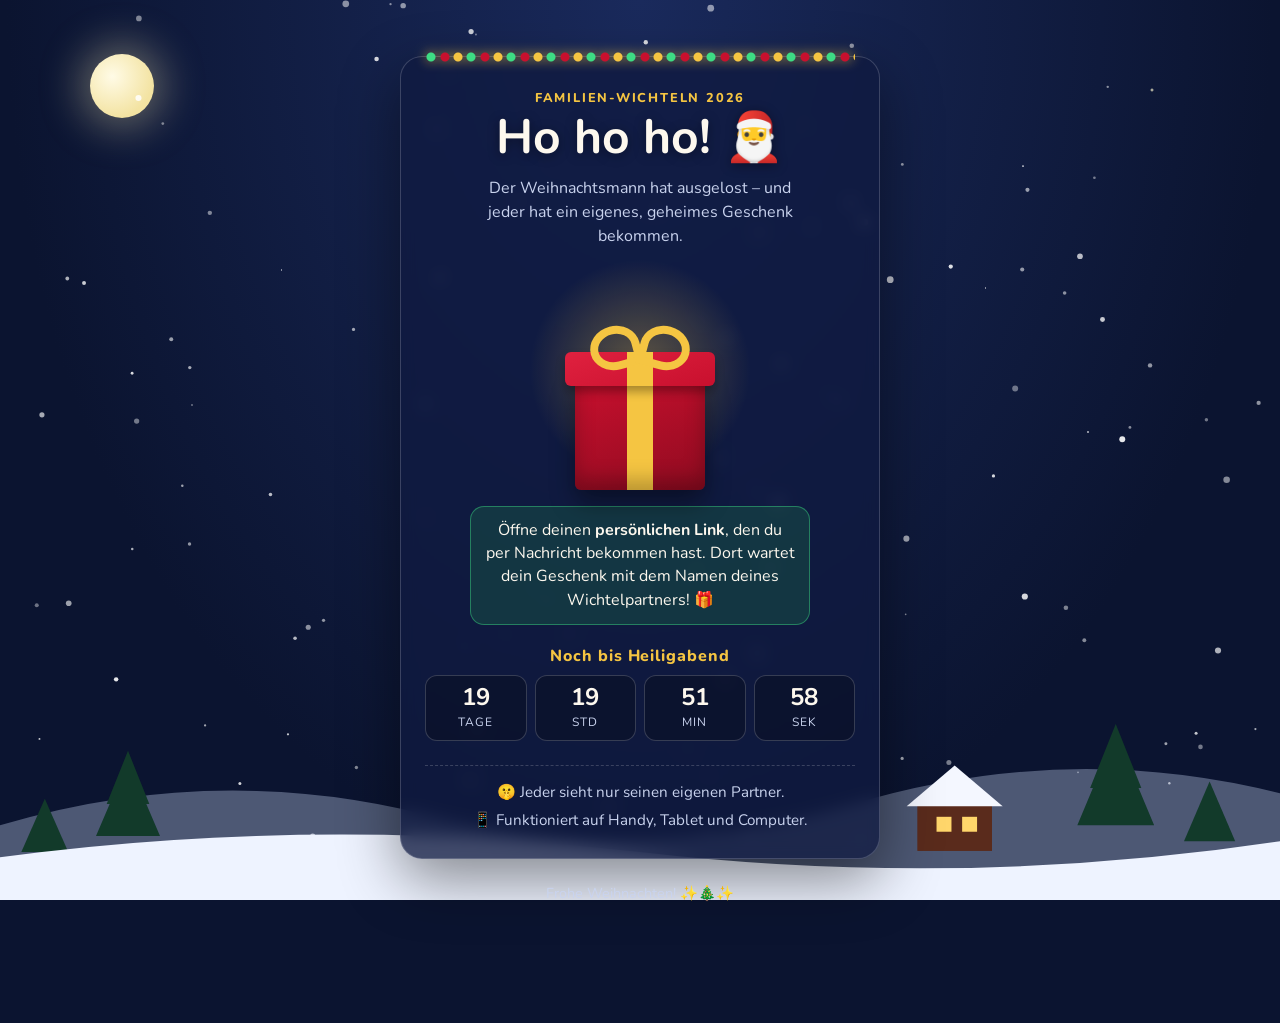
<file: index.html>
<!doctype html>
<html lang="de">
<head>
  <meta charset="utf-8">
  <meta name="viewport" content="width=device-width, initial-scale=1, viewport-fit=cover">
  <meta name="theme-color" content="#0b1430">
  <title>Familien-Wichteln 2026</title>
  <meta property="og:type" content="website">
  <meta property="og:site_name" content="Familien-Wichteln 2026">
  <meta property="og:title" content="🎄 Familien-Wichteln 2026">
  <meta property="og:description" content="Schüttel das Geschenk und finde heraus, wen du beschenkst. Pssst! 🤫">
  <meta property="og:image" content="https://joykrupinski.github.io/secret-santa/assets/vorschau.jpg">
  <meta property="og:image:width" content="1200">
  <meta property="og:image:height" content="630">
  <meta name="twitter:card" content="summary_large_image">
  <meta name="description" content="Schüttel das Geschenk und finde heraus, wen du beschenkst. Pssst! 🤫">
  <link rel="preconnect" href="https://fonts.googleapis.com">
  <link rel="preconnect" href="https://fonts.gstatic.com" crossorigin>
  <link href="https://fonts.googleapis.com/css2?family=Mountains+of+Christmas:wght@700&family=Nunito:wght@400;700;800&display=swap" rel="stylesheet">
  <link rel="stylesheet" href="assets/style.css">
  <link rel="icon" href="data:image/svg+xml,<svg xmlns='http://www.w3.org/2000/svg' viewBox='0 0 100 100'><text y='.9em' font-size='90'>🎄</text></svg>">
</head>
<body>
  <div class="sky" aria-hidden="true">
    <div class="stars"></div>
    <div class="moon"></div>
    <div class="sleigh">🛷<span>🦌🦌</span></div>
  </div>
  <canvas id="snow" aria-hidden="true"></canvas>
  <div class="landscape" aria-hidden="true">
    <svg viewBox="0 0 1200 220" preserveAspectRatio="xMidYMax slice">
      <path d="M0 150 Q 200 90 400 140 T 800 130 T 1200 120 V220 H0Z" fill="#c9d6f2" opacity=".35"/>
      <g fill="#123a2a">
        <path d="M90 160 l30 -70 l30 70z M100 130 l20 -50 l20 50z"/>
        <path d="M1010 150 l36 -86 l36 86z M1022 115 l24 -60 l24 60z"/>
        <path d="M1110 165 l24 -56 l24 56z"/>
        <path d="M20 175 l22 -50 l22 50z"/>
      </g>
      <g>
        <rect x="860" y="128" width="70" height="46" fill="#5a2b1c"/>
        <path d="M850 132 l45 -38 l45 38z" fill="#f4f7ff"/>
        <rect x="878" y="142" width="14" height="14" fill="#ffd66b"/>
        <rect x="902" y="142" width="14" height="14" fill="#ffd66b"/>
      </g>
      <path d="M0 180 Q 300 140 600 175 T 1200 165 V220 H0Z" fill="#eef3ff"/>
    </svg>
  </div>

  <main class="card">
    <p class="eyebrow">Familien-Wichteln 2026</p>
    <h1>Ho ho ho! <span aria-hidden="true">🎅</span></h1>
    <p class="lead">Der Weihnachtsmann hat ausgelost – und jeder hat ein eigenes, geheimes Geschenk bekommen.</p>

    <div class="stage">
      <div class="glow" aria-hidden="true"></div>
      <div class="gift is-locked-soft" aria-hidden="true">
        <span class="lid"><span class="bow"></span></span>
        <span class="box"></span>
      </div>
    </div>

    <p class="mission">Öffne deinen <strong>persönlichen Link</strong>, den du per Nachricht bekommen hast. Dort wartet dein Geschenk mit dem Namen deines Wichtelpartners! <span aria-hidden="true">🎁</span></p>

    <div class="countdown" id="countdown"></div>

    <ul class="infos">
      <li><span aria-hidden="true">🤫</span> Jeder sieht nur seinen eigenen Partner.</li>
      <li><span aria-hidden="true">📱</span> Funktioniert auf Handy, Tablet und Computer.</li>
    </ul>
  </main>

  <footer class="footer">Frohe Weihnachten! <span aria-hidden="true">✨🎄✨</span></footer>

  <script src="assets/snow.js"></script>
  <script src="assets/countdown.js"></script>
</body>
</html>
</file>
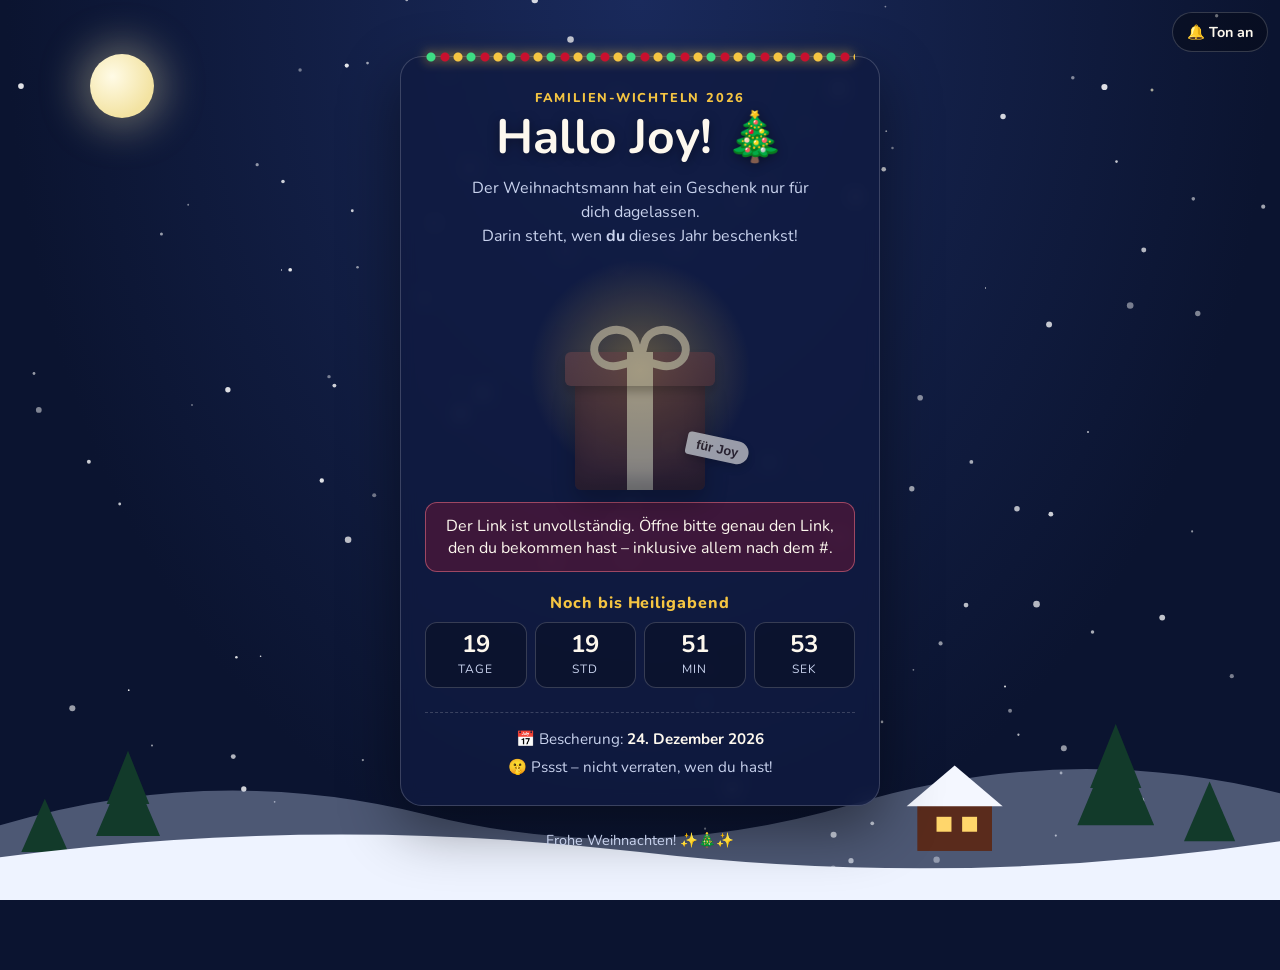
<file: wichtel/f5q9RdJuVYeY.html>
<!doctype html>
<html lang="de">
<head>
  <meta charset="utf-8">
  <meta name="viewport" content="width=device-width, initial-scale=1, viewport-fit=cover">
  <meta name="robots" content="noindex, nofollow">
  <meta name="theme-color" content="#0b1430">
  <title>🎁 Joy, dein Wichtel-Geschenk wartet!</title>
  <meta property="og:type" content="website">
  <meta property="og:site_name" content="Familien-Wichteln 2026">
  <meta property="og:title" content="🎁 Joy, dein Wichtel-Geschenk wartet!">
  <meta property="og:description" content="Schüttel das Geschenk und finde heraus, wen du beschenkst. Pssst! 🤫">
  <meta property="og:image" content="https://joykrupinski.github.io/secret-santa/assets/vorschau.jpg">
  <meta property="og:image:width" content="1200">
  <meta property="og:image:height" content="630">
  <meta name="twitter:card" content="summary_large_image">
  <meta name="description" content="Schüttel das Geschenk und finde heraus, wen du beschenkst. Pssst! 🤫">
  <link rel="preconnect" href="https://fonts.googleapis.com">
  <link rel="preconnect" href="https://fonts.gstatic.com" crossorigin>
  <link href="https://fonts.googleapis.com/css2?family=Mountains+of+Christmas:wght@700&family=Nunito:wght@400;700;800&display=swap" rel="stylesheet">
  <link rel="stylesheet" href="../assets/style.css">
  <link rel="icon" href="data:image/svg+xml,<svg xmlns='http://www.w3.org/2000/svg' viewBox='0 0 100 100'><text y='.9em' font-size='90'>🎁</text></svg>">
</head>
<body>
  <div class="sky" aria-hidden="true">
    <div class="stars"></div>
    <div class="moon"></div>
    <div class="sleigh">🛷<span>🦌🦌</span></div>
  </div>
  <canvas id="snow" aria-hidden="true"></canvas>
  <div class="landscape" aria-hidden="true">
    <svg viewBox="0 0 1200 220" preserveAspectRatio="xMidYMax slice">
      <path d="M0 150 Q 200 90 400 140 T 800 130 T 1200 120 V220 H0Z" fill="#c9d6f2" opacity=".35"/>
      <g fill="#123a2a">
        <path d="M90 160 l30 -70 l30 70z M100 130 l20 -50 l20 50z"/>
        <path d="M1010 150 l36 -86 l36 86z M1022 115 l24 -60 l24 60z"/>
        <path d="M1110 165 l24 -56 l24 56z"/>
        <path d="M20 175 l22 -50 l22 50z"/>
      </g>
      <g>
        <rect x="860" y="128" width="70" height="46" fill="#5a2b1c"/>
        <path d="M850 132 l45 -38 l45 38z" fill="#f4f7ff"/>
        <rect x="878" y="142" width="14" height="14" fill="#ffd66b"/>
        <rect x="902" y="142" width="14" height="14" fill="#ffd66b"/>
      </g>
      <path d="M0 180 Q 300 140 600 175 T 1200 165 V220 H0Z" fill="#eef3ff"/>
    </svg>
  </div>

  <button type="button" class="sound-toggle" id="sound" aria-pressed="true">🔔 Ton an</button>

  <main class="card">
    <p class="eyebrow">Familien-Wichteln 2026</p>
    <h1>Hallo Joy! <span aria-hidden="true">🎄</span></h1>
    <p class="lead" id="lead">Der Weihnachtsmann hat ein Geschenk nur für dich dagelassen.<br>Darin steht, wen <strong>du</strong> dieses Jahr beschenkst!</p>

    <div class="stage">
      <div class="glow" aria-hidden="true"></div>
      <button class="gift" id="gift" type="button" aria-label="Geschenk schütteln und öffnen">
        <span class="lid"><span class="bow"></span></span>
        <span class="box"></span>
        <span class="tag">für Joy</span>
      </button>

      <div class="reveal" id="reveal" hidden aria-live="polite">
        <p class="reveal-label">Du beschenkst</p>
        <p class="reveal-name" id="revealName"></p>
        <p class="reveal-sub">Ho ho ho – viel Spaß beim Aussuchen! <span aria-hidden="true">🎅</span></p>
      </div>
    </div>

    <div class="confirm" id="confirm" hidden>
      <p>Moment! Bist du wirklich <strong>Joy</strong>? <span aria-hidden="true">🧐</span></p>
      <div class="confirm-actions">
        <button type="button" class="btn btn-primary" id="confirmYes">Ja, ich bin's!</button>
        <button type="button" class="btn btn-ghost" id="confirmNo">Ups, nein</button>
      </div>
    </div>

    <p class="hint" id="hint">Tippe auf das Geschenk, um es zu schütteln! <span aria-hidden="true">👆</span></p>
    <p class="mission" id="mission" hidden></p>
    <p class="error" id="error" hidden></p>

    <div class="countdown" id="countdown" aria-live="off"></div>

    <ul class="infos">
          <li><span aria-hidden="true">📅</span> Bescherung: <strong>24. Dezember 2026</strong></li>
          <li><span aria-hidden="true">🤫</span> Pssst – nicht verraten, wen du hast!</li>
    </ul>
  </main>

  <footer class="footer">Frohe Weihnachten! <span aria-hidden="true">✨🎄✨</span></footer>

  <script>
    window.WICHTEL = { giver: "Joy", nonce: "nzMXujPqB3OkJmAg", cipher: "386ZKmPR02LlQlVCAqQ=" };
  </script>
  <script src="../assets/snow.js"></script>
  <script src="../assets/countdown.js"></script>
  <script src="../assets/reveal.js"></script>
</body>
</html>
</file>
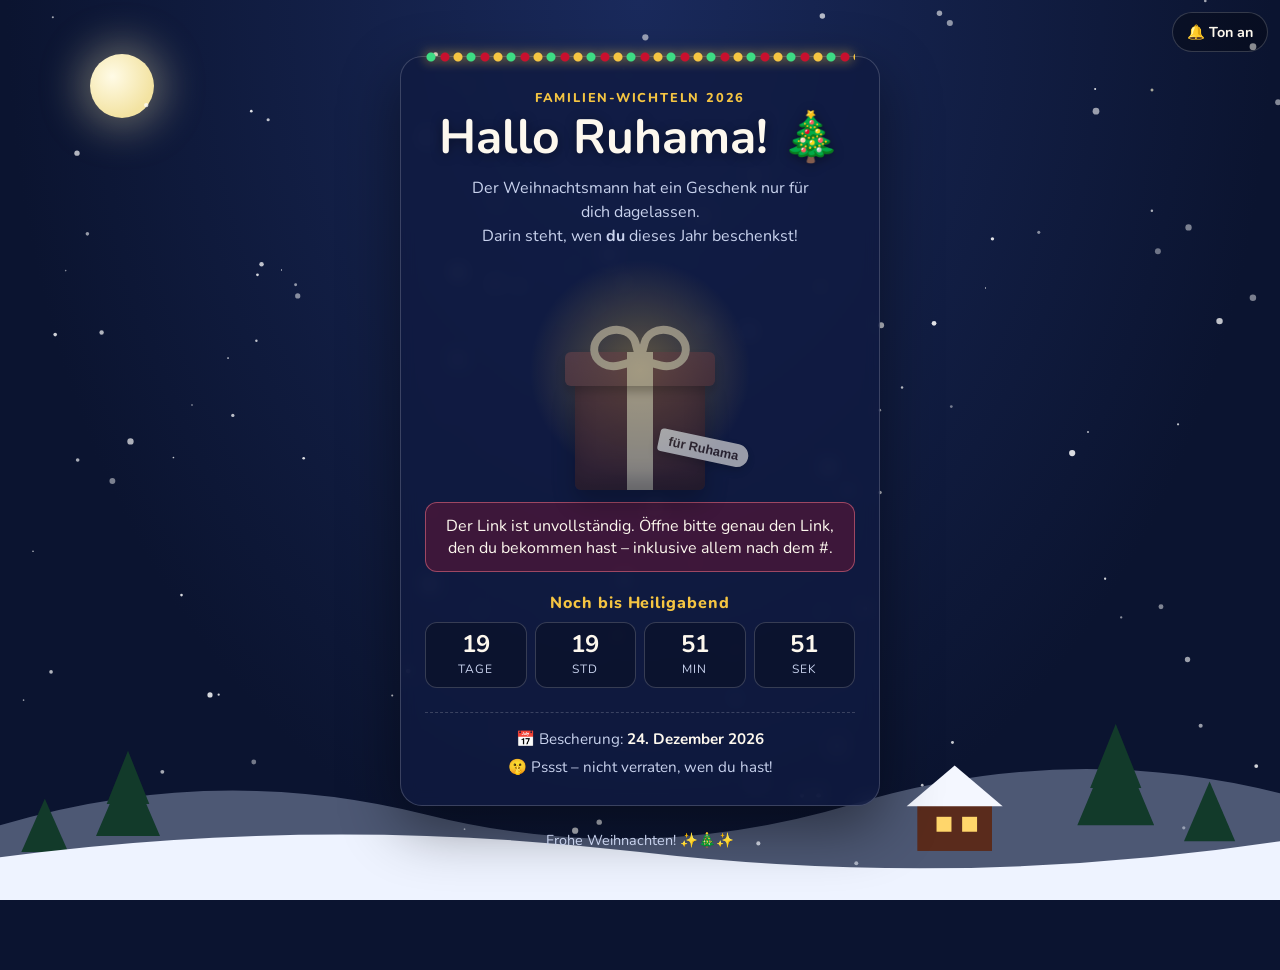
<file: wichtel/GfQvu1lLiSM9.html>
<!doctype html>
<html lang="de">
<head>
  <meta charset="utf-8">
  <meta name="viewport" content="width=device-width, initial-scale=1, viewport-fit=cover">
  <meta name="robots" content="noindex, nofollow">
  <meta name="theme-color" content="#0b1430">
  <title>🎁 Ruhama, dein Wichtel-Geschenk wartet!</title>
  <meta property="og:type" content="website">
  <meta property="og:site_name" content="Familien-Wichteln 2026">
  <meta property="og:title" content="🎁 Ruhama, dein Wichtel-Geschenk wartet!">
  <meta property="og:description" content="Schüttel das Geschenk und finde heraus, wen du beschenkst. Pssst! 🤫">
  <meta property="og:image" content="https://joykrupinski.github.io/secret-santa/assets/vorschau.jpg">
  <meta property="og:image:width" content="1200">
  <meta property="og:image:height" content="630">
  <meta name="twitter:card" content="summary_large_image">
  <meta name="description" content="Schüttel das Geschenk und finde heraus, wen du beschenkst. Pssst! 🤫">
  <link rel="preconnect" href="https://fonts.googleapis.com">
  <link rel="preconnect" href="https://fonts.gstatic.com" crossorigin>
  <link href="https://fonts.googleapis.com/css2?family=Mountains+of+Christmas:wght@700&family=Nunito:wght@400;700;800&display=swap" rel="stylesheet">
  <link rel="stylesheet" href="../assets/style.css">
  <link rel="icon" href="data:image/svg+xml,<svg xmlns='http://www.w3.org/2000/svg' viewBox='0 0 100 100'><text y='.9em' font-size='90'>🎁</text></svg>">
</head>
<body>
  <div class="sky" aria-hidden="true">
    <div class="stars"></div>
    <div class="moon"></div>
    <div class="sleigh">🛷<span>🦌🦌</span></div>
  </div>
  <canvas id="snow" aria-hidden="true"></canvas>
  <div class="landscape" aria-hidden="true">
    <svg viewBox="0 0 1200 220" preserveAspectRatio="xMidYMax slice">
      <path d="M0 150 Q 200 90 400 140 T 800 130 T 1200 120 V220 H0Z" fill="#c9d6f2" opacity=".35"/>
      <g fill="#123a2a">
        <path d="M90 160 l30 -70 l30 70z M100 130 l20 -50 l20 50z"/>
        <path d="M1010 150 l36 -86 l36 86z M1022 115 l24 -60 l24 60z"/>
        <path d="M1110 165 l24 -56 l24 56z"/>
        <path d="M20 175 l22 -50 l22 50z"/>
      </g>
      <g>
        <rect x="860" y="128" width="70" height="46" fill="#5a2b1c"/>
        <path d="M850 132 l45 -38 l45 38z" fill="#f4f7ff"/>
        <rect x="878" y="142" width="14" height="14" fill="#ffd66b"/>
        <rect x="902" y="142" width="14" height="14" fill="#ffd66b"/>
      </g>
      <path d="M0 180 Q 300 140 600 175 T 1200 165 V220 H0Z" fill="#eef3ff"/>
    </svg>
  </div>

  <button type="button" class="sound-toggle" id="sound" aria-pressed="true">🔔 Ton an</button>

  <main class="card">
    <p class="eyebrow">Familien-Wichteln 2026</p>
    <h1>Hallo Ruhama! <span aria-hidden="true">🎄</span></h1>
    <p class="lead" id="lead">Der Weihnachtsmann hat ein Geschenk nur für dich dagelassen.<br>Darin steht, wen <strong>du</strong> dieses Jahr beschenkst!</p>

    <div class="stage">
      <div class="glow" aria-hidden="true"></div>
      <button class="gift" id="gift" type="button" aria-label="Geschenk schütteln und öffnen">
        <span class="lid"><span class="bow"></span></span>
        <span class="box"></span>
        <span class="tag">für Ruhama</span>
      </button>

      <div class="reveal" id="reveal" hidden aria-live="polite">
        <p class="reveal-label">Du beschenkst</p>
        <p class="reveal-name" id="revealName"></p>
        <p class="reveal-sub">Ho ho ho – viel Spaß beim Aussuchen! <span aria-hidden="true">🎅</span></p>
      </div>
    </div>

    <div class="confirm" id="confirm" hidden>
      <p>Moment! Bist du wirklich <strong>Ruhama</strong>? <span aria-hidden="true">🧐</span></p>
      <div class="confirm-actions">
        <button type="button" class="btn btn-primary" id="confirmYes">Ja, ich bin's!</button>
        <button type="button" class="btn btn-ghost" id="confirmNo">Ups, nein</button>
      </div>
    </div>

    <p class="hint" id="hint">Tippe auf das Geschenk, um es zu schütteln! <span aria-hidden="true">👆</span></p>
    <p class="mission" id="mission" hidden></p>
    <p class="error" id="error" hidden></p>

    <div class="countdown" id="countdown" aria-live="off"></div>

    <ul class="infos">
          <li><span aria-hidden="true">📅</span> Bescherung: <strong>24. Dezember 2026</strong></li>
          <li><span aria-hidden="true">🤫</span> Pssst – nicht verraten, wen du hast!</li>
    </ul>
  </main>

  <footer class="footer">Frohe Weihnachten! <span aria-hidden="true">✨🎄✨</span></footer>

  <script>
    window.WICHTEL = { giver: "Ruhama", nonce: "PyzojqGpvrHmwYlL", cipher: "VV8b3KHZwkv+0dbW" };
  </script>
  <script src="../assets/snow.js"></script>
  <script src="../assets/countdown.js"></script>
  <script src="../assets/reveal.js"></script>
</body>
</html>
</file>
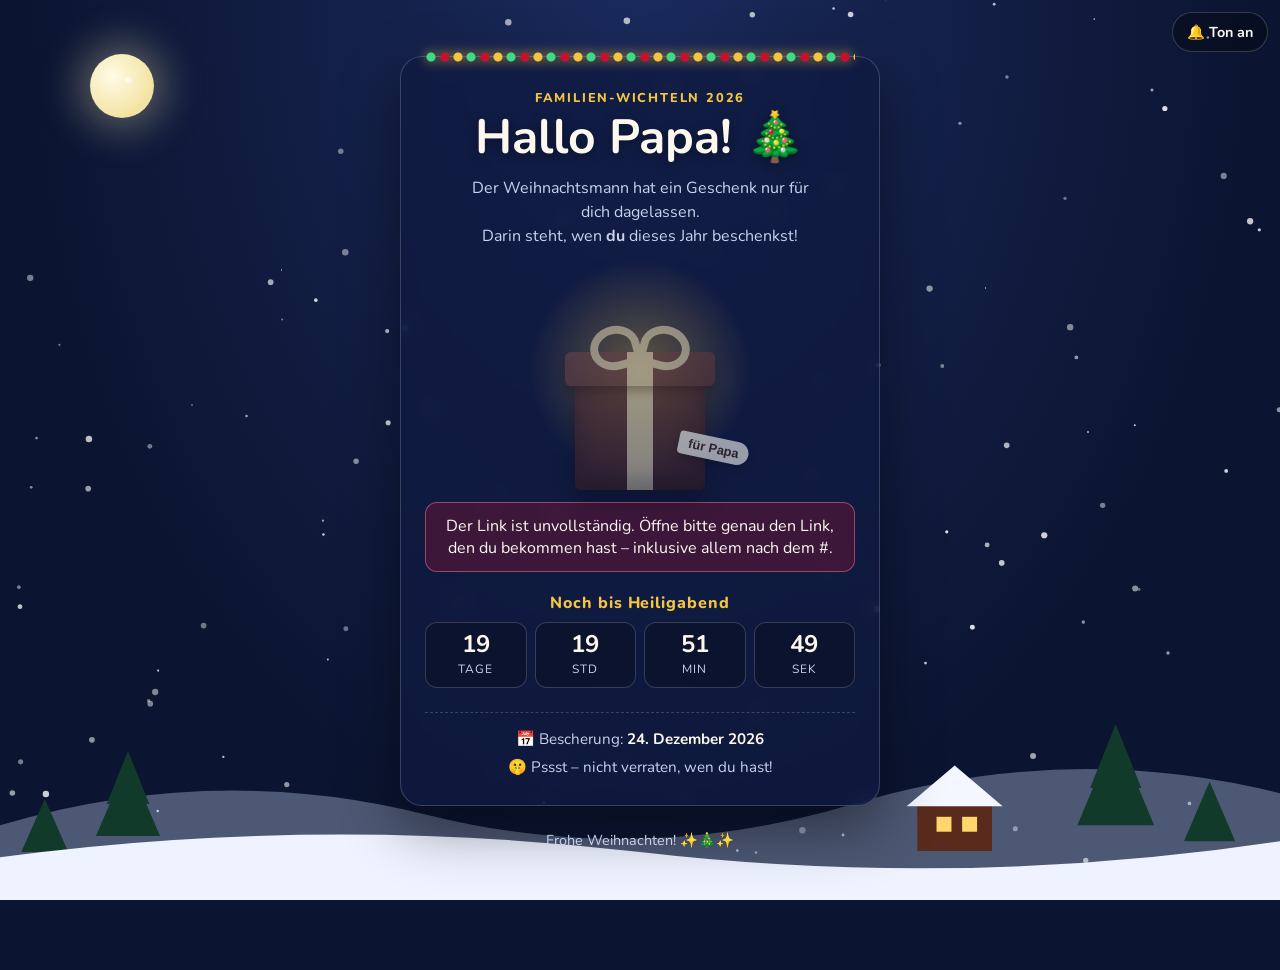
<file: wichtel/HzOOF_uqTwA8.html>
<!doctype html>
<html lang="de">
<head>
  <meta charset="utf-8">
  <meta name="viewport" content="width=device-width, initial-scale=1, viewport-fit=cover">
  <meta name="robots" content="noindex, nofollow">
  <meta name="theme-color" content="#0b1430">
  <title>🎁 Papa, dein Wichtel-Geschenk wartet!</title>
  <meta property="og:type" content="website">
  <meta property="og:site_name" content="Familien-Wichteln 2026">
  <meta property="og:title" content="🎁 Papa, dein Wichtel-Geschenk wartet!">
  <meta property="og:description" content="Schüttel das Geschenk und finde heraus, wen du beschenkst. Pssst! 🤫">
  <meta property="og:image" content="https://joykrupinski.github.io/secret-santa/assets/vorschau.jpg">
  <meta property="og:image:width" content="1200">
  <meta property="og:image:height" content="630">
  <meta name="twitter:card" content="summary_large_image">
  <meta name="description" content="Schüttel das Geschenk und finde heraus, wen du beschenkst. Pssst! 🤫">
  <link rel="preconnect" href="https://fonts.googleapis.com">
  <link rel="preconnect" href="https://fonts.gstatic.com" crossorigin>
  <link href="https://fonts.googleapis.com/css2?family=Mountains+of+Christmas:wght@700&family=Nunito:wght@400;700;800&display=swap" rel="stylesheet">
  <link rel="stylesheet" href="../assets/style.css">
  <link rel="icon" href="data:image/svg+xml,<svg xmlns='http://www.w3.org/2000/svg' viewBox='0 0 100 100'><text y='.9em' font-size='90'>🎁</text></svg>">
</head>
<body>
  <div class="sky" aria-hidden="true">
    <div class="stars"></div>
    <div class="moon"></div>
    <div class="sleigh">🛷<span>🦌🦌</span></div>
  </div>
  <canvas id="snow" aria-hidden="true"></canvas>
  <div class="landscape" aria-hidden="true">
    <svg viewBox="0 0 1200 220" preserveAspectRatio="xMidYMax slice">
      <path d="M0 150 Q 200 90 400 140 T 800 130 T 1200 120 V220 H0Z" fill="#c9d6f2" opacity=".35"/>
      <g fill="#123a2a">
        <path d="M90 160 l30 -70 l30 70z M100 130 l20 -50 l20 50z"/>
        <path d="M1010 150 l36 -86 l36 86z M1022 115 l24 -60 l24 60z"/>
        <path d="M1110 165 l24 -56 l24 56z"/>
        <path d="M20 175 l22 -50 l22 50z"/>
      </g>
      <g>
        <rect x="860" y="128" width="70" height="46" fill="#5a2b1c"/>
        <path d="M850 132 l45 -38 l45 38z" fill="#f4f7ff"/>
        <rect x="878" y="142" width="14" height="14" fill="#ffd66b"/>
        <rect x="902" y="142" width="14" height="14" fill="#ffd66b"/>
      </g>
      <path d="M0 180 Q 300 140 600 175 T 1200 165 V220 H0Z" fill="#eef3ff"/>
    </svg>
  </div>

  <button type="button" class="sound-toggle" id="sound" aria-pressed="true">🔔 Ton an</button>

  <main class="card">
    <p class="eyebrow">Familien-Wichteln 2026</p>
    <h1>Hallo Papa! <span aria-hidden="true">🎄</span></h1>
    <p class="lead" id="lead">Der Weihnachtsmann hat ein Geschenk nur für dich dagelassen.<br>Darin steht, wen <strong>du</strong> dieses Jahr beschenkst!</p>

    <div class="stage">
      <div class="glow" aria-hidden="true"></div>
      <button class="gift" id="gift" type="button" aria-label="Geschenk schütteln und öffnen">
        <span class="lid"><span class="bow"></span></span>
        <span class="box"></span>
        <span class="tag">für Papa</span>
      </button>

      <div class="reveal" id="reveal" hidden aria-live="polite">
        <p class="reveal-label">Du beschenkst</p>
        <p class="reveal-name" id="revealName"></p>
        <p class="reveal-sub">Ho ho ho – viel Spaß beim Aussuchen! <span aria-hidden="true">🎅</span></p>
      </div>
    </div>

    <div class="confirm" id="confirm" hidden>
      <p>Moment! Bist du wirklich <strong>Papa</strong>? <span aria-hidden="true">🧐</span></p>
      <div class="confirm-actions">
        <button type="button" class="btn btn-primary" id="confirmYes">Ja, ich bin's!</button>
        <button type="button" class="btn btn-ghost" id="confirmNo">Ups, nein</button>
      </div>
    </div>

    <p class="hint" id="hint">Tippe auf das Geschenk, um es zu schütteln! <span aria-hidden="true">👆</span></p>
    <p class="mission" id="mission" hidden></p>
    <p class="error" id="error" hidden></p>

    <div class="countdown" id="countdown" aria-live="off"></div>

    <ul class="infos">
          <li><span aria-hidden="true">📅</span> Bescherung: <strong>24. Dezember 2026</strong></li>
          <li><span aria-hidden="true">🤫</span> Pssst – nicht verraten, wen du hast!</li>
    </ul>
  </main>

  <footer class="footer">Frohe Weihnachten! <span aria-hidden="true">✨🎄✨</span></footer>

  <script>
    window.WICHTEL = { giver: "Papa", nonce: "clWYdlgAUnhrZMgz", cipher: "UYqPQU/AiLcNjN2y5tc=" };
  </script>
  <script src="../assets/snow.js"></script>
  <script src="../assets/countdown.js"></script>
  <script src="../assets/reveal.js"></script>
</body>
</html>
</file>
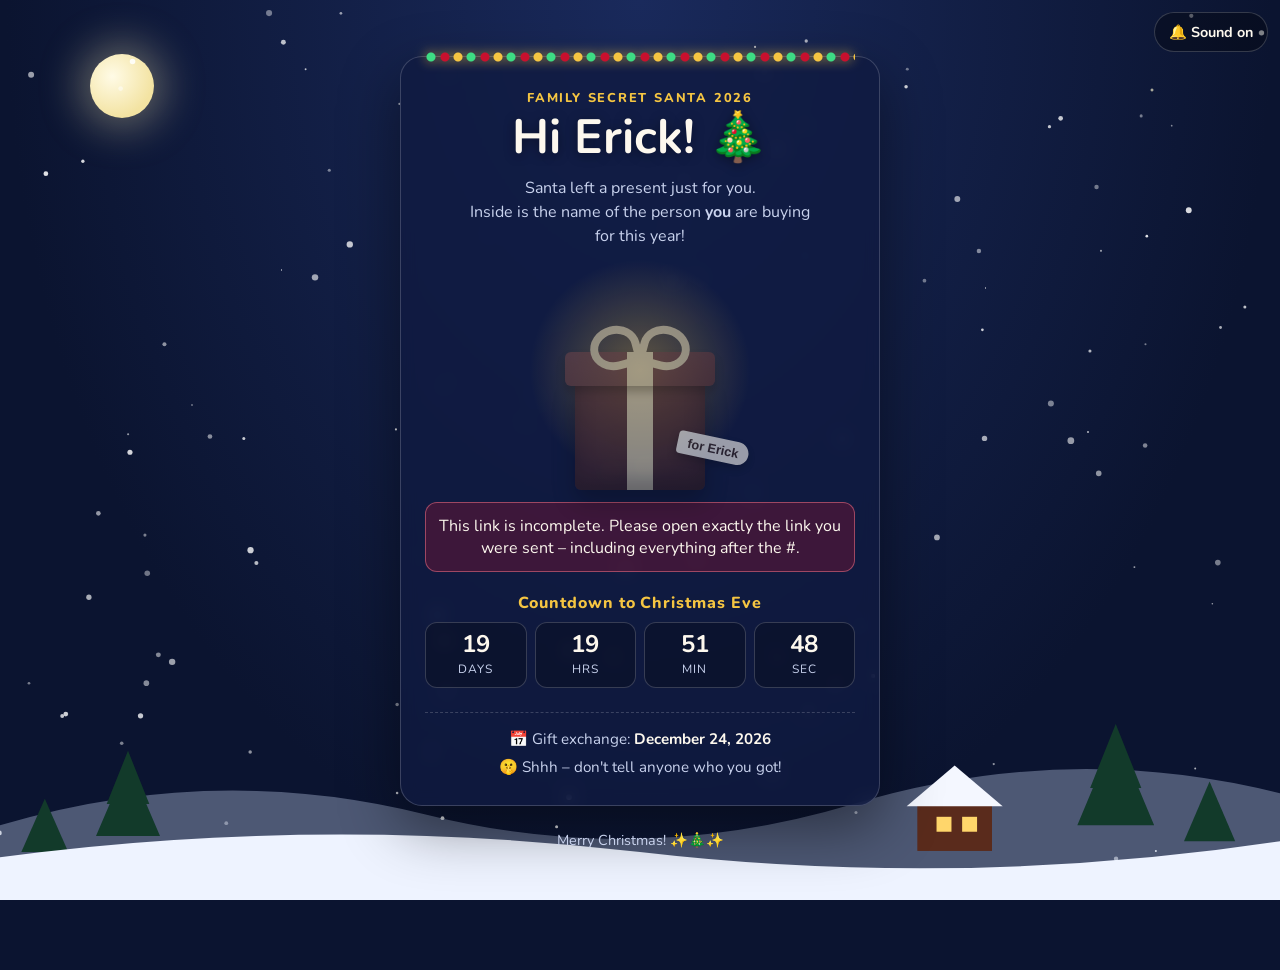
<file: wichtel/K5kiAY77CRGe.html>
<!doctype html>
<html lang="en">
<head>
  <meta charset="utf-8">
  <meta name="viewport" content="width=device-width, initial-scale=1, viewport-fit=cover">
  <meta name="robots" content="noindex, nofollow">
  <meta name="theme-color" content="#0b1430">
  <title>🎁 Erick, your Secret Santa gift is waiting!</title>
  <meta property="og:type" content="website">
  <meta property="og:site_name" content="Family Secret Santa 2026">
  <meta property="og:title" content="🎁 Erick, your Secret Santa gift is waiting!">
  <meta property="og:description" content="Shake the gift to find out who you're buying for. Shhh! 🤫">
  <meta property="og:image" content="https://joykrupinski.github.io/secret-santa/assets/vorschau-en.jpg">
  <meta property="og:image:width" content="1200">
  <meta property="og:image:height" content="630">
  <meta name="twitter:card" content="summary_large_image">
  <meta name="description" content="Shake the gift to find out who you're buying for. Shhh! 🤫">
  <link rel="preconnect" href="https://fonts.googleapis.com">
  <link rel="preconnect" href="https://fonts.gstatic.com" crossorigin>
  <link href="https://fonts.googleapis.com/css2?family=Mountains+of+Christmas:wght@700&family=Nunito:wght@400;700;800&display=swap" rel="stylesheet">
  <link rel="stylesheet" href="../assets/style.css">
  <link rel="icon" href="data:image/svg+xml,<svg xmlns='http://www.w3.org/2000/svg' viewBox='0 0 100 100'><text y='.9em' font-size='90'>🎁</text></svg>">
</head>
<body>
  <div class="sky" aria-hidden="true">
    <div class="stars"></div>
    <div class="moon"></div>
    <div class="sleigh">🛷<span>🦌🦌</span></div>
  </div>
  <canvas id="snow" aria-hidden="true"></canvas>
  <div class="landscape" aria-hidden="true">
    <svg viewBox="0 0 1200 220" preserveAspectRatio="xMidYMax slice">
      <path d="M0 150 Q 200 90 400 140 T 800 130 T 1200 120 V220 H0Z" fill="#c9d6f2" opacity=".35"/>
      <g fill="#123a2a">
        <path d="M90 160 l30 -70 l30 70z M100 130 l20 -50 l20 50z"/>
        <path d="M1010 150 l36 -86 l36 86z M1022 115 l24 -60 l24 60z"/>
        <path d="M1110 165 l24 -56 l24 56z"/>
        <path d="M20 175 l22 -50 l22 50z"/>
      </g>
      <g>
        <rect x="860" y="128" width="70" height="46" fill="#5a2b1c"/>
        <path d="M850 132 l45 -38 l45 38z" fill="#f4f7ff"/>
        <rect x="878" y="142" width="14" height="14" fill="#ffd66b"/>
        <rect x="902" y="142" width="14" height="14" fill="#ffd66b"/>
      </g>
      <path d="M0 180 Q 300 140 600 175 T 1200 165 V220 H0Z" fill="#eef3ff"/>
    </svg>
  </div>

  <button type="button" class="sound-toggle" id="sound" aria-pressed="true">🔔 Sound on</button>

  <main class="card">
    <p class="eyebrow">Family Secret Santa 2026</p>
    <h1>Hi Erick! <span aria-hidden="true">🎄</span></h1>
    <p class="lead" id="lead">Santa left a present just for you.<br>Inside is the name of the person <strong>you</strong> are buying for this year!</p>

    <div class="stage">
      <div class="glow" aria-hidden="true"></div>
      <button class="gift" id="gift" type="button" aria-label="Shake and open the gift">
        <span class="lid"><span class="bow"></span></span>
        <span class="box"></span>
        <span class="tag">for Erick</span>
      </button>

      <div class="reveal" id="reveal" hidden aria-live="polite">
        <p class="reveal-label">You're buying for</p>
        <p class="reveal-name" id="revealName"></p>
        <p class="reveal-sub">Ho ho ho – have fun picking a gift! <span aria-hidden="true">🎅</span></p>
      </div>
    </div>

    <div class="confirm" id="confirm" hidden>
      <p>Wait! Are you really <strong>Erick</strong>? <span aria-hidden="true">🧐</span></p>
      <div class="confirm-actions">
        <button type="button" class="btn btn-primary" id="confirmYes">Yes, it's me!</button>
        <button type="button" class="btn btn-ghost" id="confirmNo">Oops, no</button>
      </div>
    </div>

    <p class="hint" id="hint">Tap the gift to shake it! <span aria-hidden="true">👆</span></p>
    <p class="mission" id="mission" hidden></p>
    <p class="error" id="error" hidden></p>

    <div class="countdown" id="countdown" aria-live="off"></div>

    <ul class="infos">
          <li><span aria-hidden="true">📅</span> Gift exchange: <strong>December 24, 2026</strong></li>
          <li><span aria-hidden="true">🤫</span> Shhh – don't tell anyone who you got!</li>
    </ul>
  </main>

  <footer class="footer">Merry Christmas! <span aria-hidden="true">✨🎄✨</span></footer>

  <script>
    window.WICHTEL = { giver: "Erick", nonce: "EmYNgHhnXgSbcC05", cipher: "Q2p0YmwbfKcjLaUZ" };
  </script>
  <script src="../assets/snow.js"></script>
  <script src="../assets/countdown.js"></script>
  <script src="../assets/reveal.js"></script>
</body>
</html>
</file>
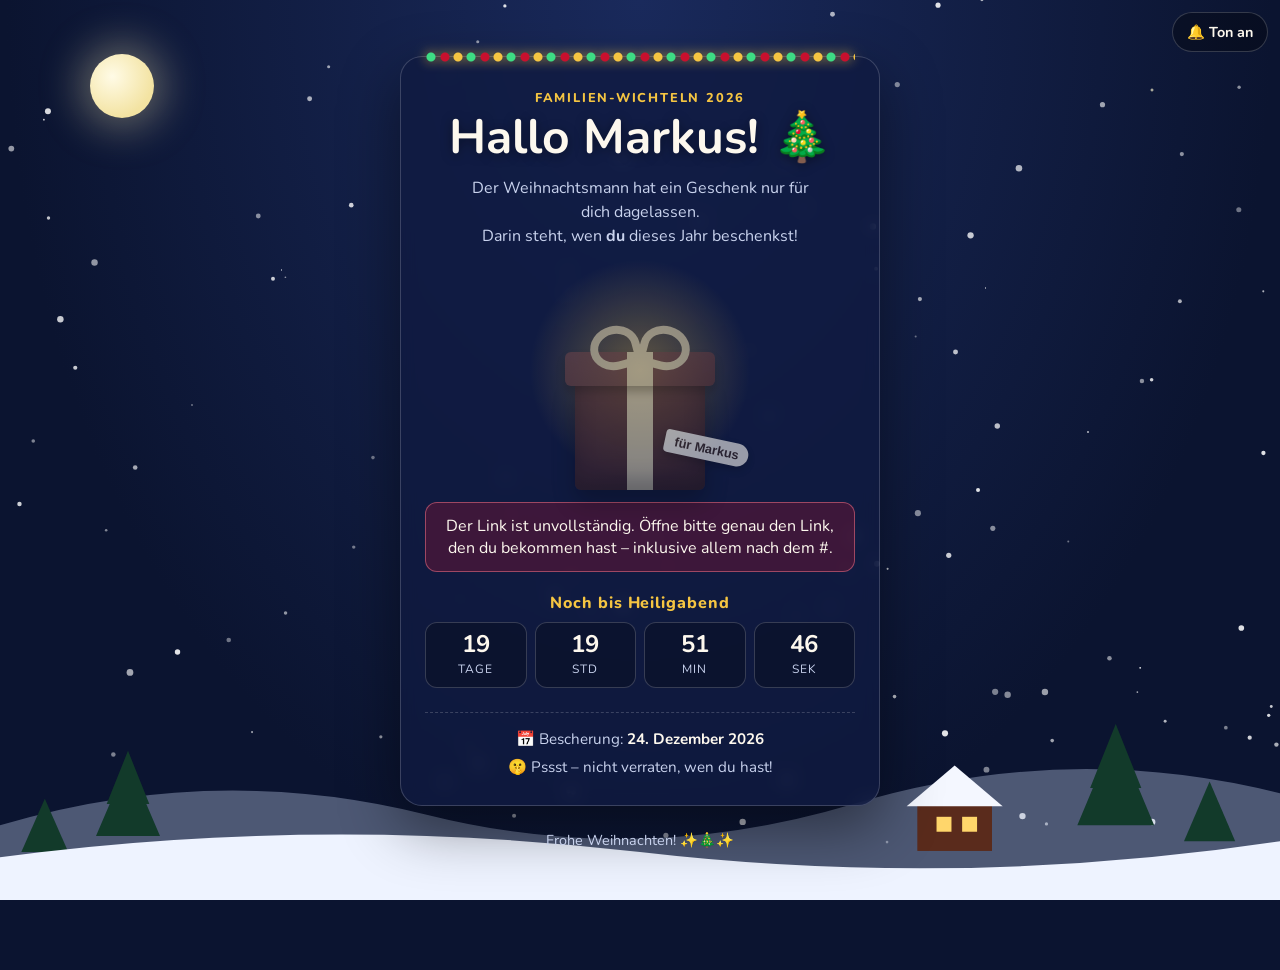
<file: wichtel/mSPEbr9-ow7b.html>
<!doctype html>
<html lang="de">
<head>
  <meta charset="utf-8">
  <meta name="viewport" content="width=device-width, initial-scale=1, viewport-fit=cover">
  <meta name="robots" content="noindex, nofollow">
  <meta name="theme-color" content="#0b1430">
  <title>🎁 Markus, dein Wichtel-Geschenk wartet!</title>
  <meta property="og:type" content="website">
  <meta property="og:site_name" content="Familien-Wichteln 2026">
  <meta property="og:title" content="🎁 Markus, dein Wichtel-Geschenk wartet!">
  <meta property="og:description" content="Schüttel das Geschenk und finde heraus, wen du beschenkst. Pssst! 🤫">
  <meta property="og:image" content="https://joykrupinski.github.io/secret-santa/assets/vorschau.jpg">
  <meta property="og:image:width" content="1200">
  <meta property="og:image:height" content="630">
  <meta name="twitter:card" content="summary_large_image">
  <meta name="description" content="Schüttel das Geschenk und finde heraus, wen du beschenkst. Pssst! 🤫">
  <link rel="preconnect" href="https://fonts.googleapis.com">
  <link rel="preconnect" href="https://fonts.gstatic.com" crossorigin>
  <link href="https://fonts.googleapis.com/css2?family=Mountains+of+Christmas:wght@700&family=Nunito:wght@400;700;800&display=swap" rel="stylesheet">
  <link rel="stylesheet" href="../assets/style.css">
  <link rel="icon" href="data:image/svg+xml,<svg xmlns='http://www.w3.org/2000/svg' viewBox='0 0 100 100'><text y='.9em' font-size='90'>🎁</text></svg>">
</head>
<body>
  <div class="sky" aria-hidden="true">
    <div class="stars"></div>
    <div class="moon"></div>
    <div class="sleigh">🛷<span>🦌🦌</span></div>
  </div>
  <canvas id="snow" aria-hidden="true"></canvas>
  <div class="landscape" aria-hidden="true">
    <svg viewBox="0 0 1200 220" preserveAspectRatio="xMidYMax slice">
      <path d="M0 150 Q 200 90 400 140 T 800 130 T 1200 120 V220 H0Z" fill="#c9d6f2" opacity=".35"/>
      <g fill="#123a2a">
        <path d="M90 160 l30 -70 l30 70z M100 130 l20 -50 l20 50z"/>
        <path d="M1010 150 l36 -86 l36 86z M1022 115 l24 -60 l24 60z"/>
        <path d="M1110 165 l24 -56 l24 56z"/>
        <path d="M20 175 l22 -50 l22 50z"/>
      </g>
      <g>
        <rect x="860" y="128" width="70" height="46" fill="#5a2b1c"/>
        <path d="M850 132 l45 -38 l45 38z" fill="#f4f7ff"/>
        <rect x="878" y="142" width="14" height="14" fill="#ffd66b"/>
        <rect x="902" y="142" width="14" height="14" fill="#ffd66b"/>
      </g>
      <path d="M0 180 Q 300 140 600 175 T 1200 165 V220 H0Z" fill="#eef3ff"/>
    </svg>
  </div>

  <button type="button" class="sound-toggle" id="sound" aria-pressed="true">🔔 Ton an</button>

  <main class="card">
    <p class="eyebrow">Familien-Wichteln 2026</p>
    <h1>Hallo Markus! <span aria-hidden="true">🎄</span></h1>
    <p class="lead" id="lead">Der Weihnachtsmann hat ein Geschenk nur für dich dagelassen.<br>Darin steht, wen <strong>du</strong> dieses Jahr beschenkst!</p>

    <div class="stage">
      <div class="glow" aria-hidden="true"></div>
      <button class="gift" id="gift" type="button" aria-label="Geschenk schütteln und öffnen">
        <span class="lid"><span class="bow"></span></span>
        <span class="box"></span>
        <span class="tag">für Markus</span>
      </button>

      <div class="reveal" id="reveal" hidden aria-live="polite">
        <p class="reveal-label">Du beschenkst</p>
        <p class="reveal-name" id="revealName"></p>
        <p class="reveal-sub">Ho ho ho – viel Spaß beim Aussuchen! <span aria-hidden="true">🎅</span></p>
      </div>
    </div>

    <div class="confirm" id="confirm" hidden>
      <p>Moment! Bist du wirklich <strong>Markus</strong>? <span aria-hidden="true">🧐</span></p>
      <div class="confirm-actions">
        <button type="button" class="btn btn-primary" id="confirmYes">Ja, ich bin's!</button>
        <button type="button" class="btn btn-ghost" id="confirmNo">Ups, nein</button>
      </div>
    </div>

    <p class="hint" id="hint">Tippe auf das Geschenk, um es zu schütteln! <span aria-hidden="true">👆</span></p>
    <p class="mission" id="mission" hidden></p>
    <p class="error" id="error" hidden></p>

    <div class="countdown" id="countdown" aria-live="off"></div>

    <ul class="infos">
          <li><span aria-hidden="true">📅</span> Bescherung: <strong>24. Dezember 2026</strong></li>
          <li><span aria-hidden="true">🤫</span> Pssst – nicht verraten, wen du hast!</li>
    </ul>
  </main>

  <footer class="footer">Frohe Weihnachten! <span aria-hidden="true">✨🎄✨</span></footer>

  <script>
    window.WICHTEL = { giver: "Markus", nonce: "1gfAx1oADabfAEoV", cipher: "OZMtKfFZfo9qW4hxYQ==" };
  </script>
  <script src="../assets/snow.js"></script>
  <script src="../assets/countdown.js"></script>
  <script src="../assets/reveal.js"></script>
</body>
</html>
</file>
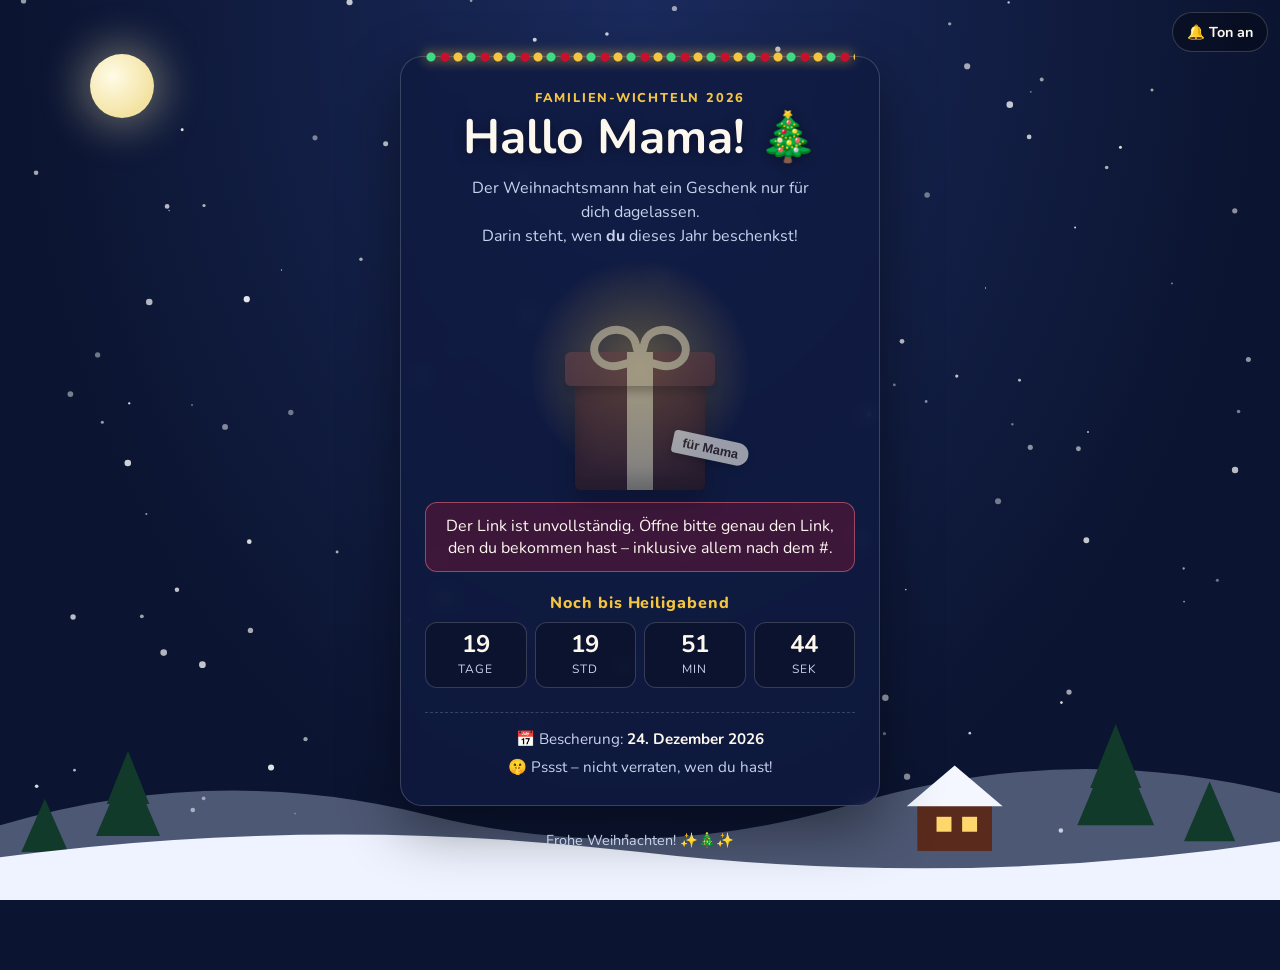
<file: wichtel/o4Pw2PQwhjZz.html>
<!doctype html>
<html lang="de">
<head>
  <meta charset="utf-8">
  <meta name="viewport" content="width=device-width, initial-scale=1, viewport-fit=cover">
  <meta name="robots" content="noindex, nofollow">
  <meta name="theme-color" content="#0b1430">
  <title>🎁 Mama, dein Wichtel-Geschenk wartet!</title>
  <meta property="og:type" content="website">
  <meta property="og:site_name" content="Familien-Wichteln 2026">
  <meta property="og:title" content="🎁 Mama, dein Wichtel-Geschenk wartet!">
  <meta property="og:description" content="Schüttel das Geschenk und finde heraus, wen du beschenkst. Pssst! 🤫">
  <meta property="og:image" content="https://joykrupinski.github.io/secret-santa/assets/vorschau.jpg">
  <meta property="og:image:width" content="1200">
  <meta property="og:image:height" content="630">
  <meta name="twitter:card" content="summary_large_image">
  <meta name="description" content="Schüttel das Geschenk und finde heraus, wen du beschenkst. Pssst! 🤫">
  <link rel="preconnect" href="https://fonts.googleapis.com">
  <link rel="preconnect" href="https://fonts.gstatic.com" crossorigin>
  <link href="https://fonts.googleapis.com/css2?family=Mountains+of+Christmas:wght@700&family=Nunito:wght@400;700;800&display=swap" rel="stylesheet">
  <link rel="stylesheet" href="../assets/style.css">
  <link rel="icon" href="data:image/svg+xml,<svg xmlns='http://www.w3.org/2000/svg' viewBox='0 0 100 100'><text y='.9em' font-size='90'>🎁</text></svg>">
</head>
<body>
  <div class="sky" aria-hidden="true">
    <div class="stars"></div>
    <div class="moon"></div>
    <div class="sleigh">🛷<span>🦌🦌</span></div>
  </div>
  <canvas id="snow" aria-hidden="true"></canvas>
  <div class="landscape" aria-hidden="true">
    <svg viewBox="0 0 1200 220" preserveAspectRatio="xMidYMax slice">
      <path d="M0 150 Q 200 90 400 140 T 800 130 T 1200 120 V220 H0Z" fill="#c9d6f2" opacity=".35"/>
      <g fill="#123a2a">
        <path d="M90 160 l30 -70 l30 70z M100 130 l20 -50 l20 50z"/>
        <path d="M1010 150 l36 -86 l36 86z M1022 115 l24 -60 l24 60z"/>
        <path d="M1110 165 l24 -56 l24 56z"/>
        <path d="M20 175 l22 -50 l22 50z"/>
      </g>
      <g>
        <rect x="860" y="128" width="70" height="46" fill="#5a2b1c"/>
        <path d="M850 132 l45 -38 l45 38z" fill="#f4f7ff"/>
        <rect x="878" y="142" width="14" height="14" fill="#ffd66b"/>
        <rect x="902" y="142" width="14" height="14" fill="#ffd66b"/>
      </g>
      <path d="M0 180 Q 300 140 600 175 T 1200 165 V220 H0Z" fill="#eef3ff"/>
    </svg>
  </div>

  <button type="button" class="sound-toggle" id="sound" aria-pressed="true">🔔 Ton an</button>

  <main class="card">
    <p class="eyebrow">Familien-Wichteln 2026</p>
    <h1>Hallo Mama! <span aria-hidden="true">🎄</span></h1>
    <p class="lead" id="lead">Der Weihnachtsmann hat ein Geschenk nur für dich dagelassen.<br>Darin steht, wen <strong>du</strong> dieses Jahr beschenkst!</p>

    <div class="stage">
      <div class="glow" aria-hidden="true"></div>
      <button class="gift" id="gift" type="button" aria-label="Geschenk schütteln und öffnen">
        <span class="lid"><span class="bow"></span></span>
        <span class="box"></span>
        <span class="tag">für Mama</span>
      </button>

      <div class="reveal" id="reveal" hidden aria-live="polite">
        <p class="reveal-label">Du beschenkst</p>
        <p class="reveal-name" id="revealName"></p>
        <p class="reveal-sub">Ho ho ho – viel Spaß beim Aussuchen! <span aria-hidden="true">🎅</span></p>
      </div>
    </div>

    <div class="confirm" id="confirm" hidden>
      <p>Moment! Bist du wirklich <strong>Mama</strong>? <span aria-hidden="true">🧐</span></p>
      <div class="confirm-actions">
        <button type="button" class="btn btn-primary" id="confirmYes">Ja, ich bin's!</button>
        <button type="button" class="btn btn-ghost" id="confirmNo">Ups, nein</button>
      </div>
    </div>

    <p class="hint" id="hint">Tippe auf das Geschenk, um es zu schütteln! <span aria-hidden="true">👆</span></p>
    <p class="mission" id="mission" hidden></p>
    <p class="error" id="error" hidden></p>

    <div class="countdown" id="countdown" aria-live="off"></div>

    <ul class="infos">
          <li><span aria-hidden="true">📅</span> Bescherung: <strong>24. Dezember 2026</strong></li>
          <li><span aria-hidden="true">🤫</span> Pssst – nicht verraten, wen du hast!</li>
    </ul>
  </main>

  <footer class="footer">Frohe Weihnachten! <span aria-hidden="true">✨🎄✨</span></footer>

  <script>
    window.WICHTEL = { giver: "Mama", nonce: "3HojCiLaa59qJE0w", cipher: "w3+TZ9QzXvl7rbC3zA==" };
  </script>
  <script src="../assets/snow.js"></script>
  <script src="../assets/countdown.js"></script>
  <script src="../assets/reveal.js"></script>
</body>
</html>
</file>
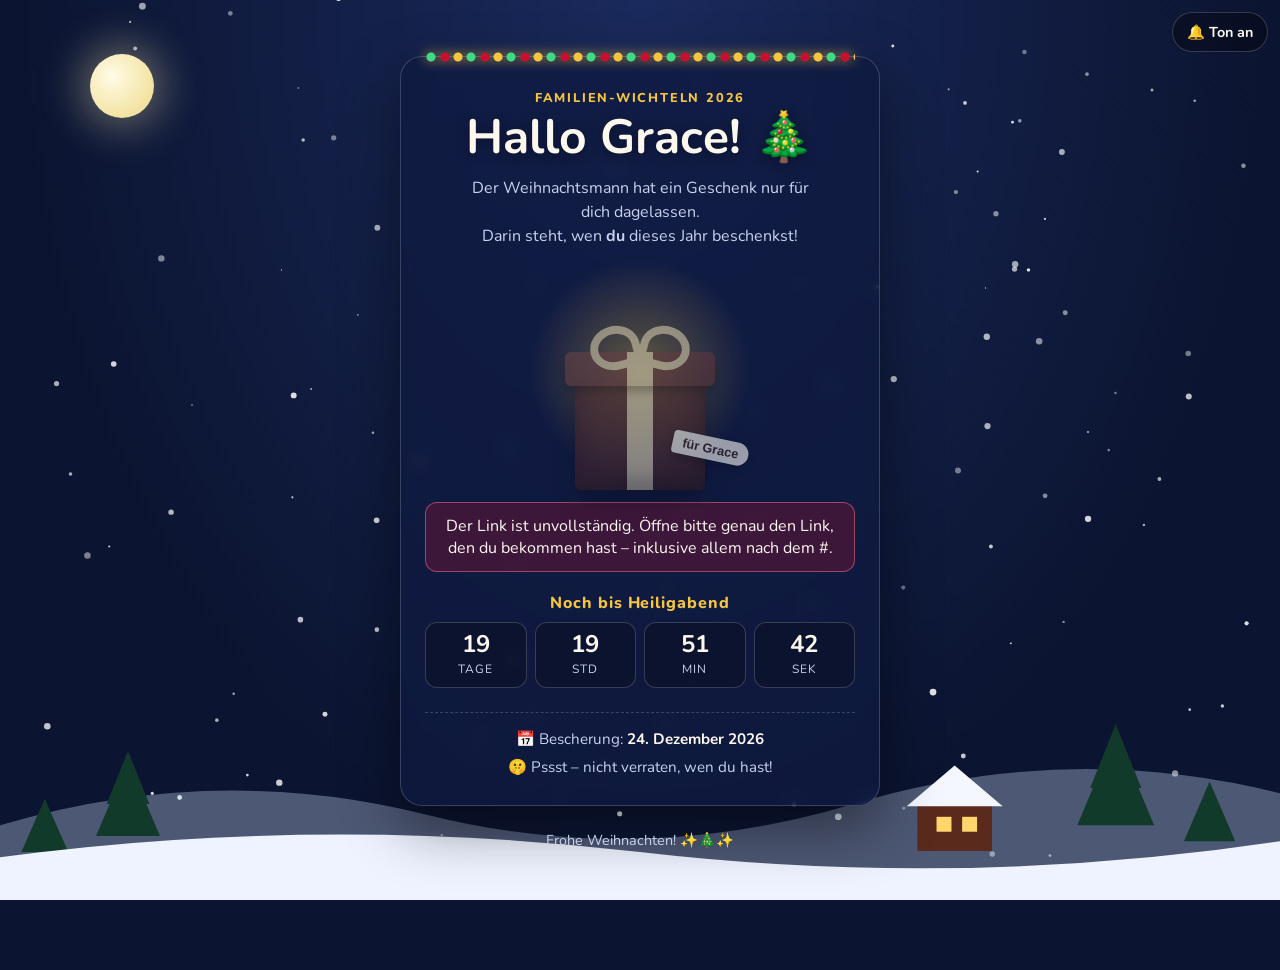
<file: wichtel/qe3gTWmqI1oV.html>
<!doctype html>
<html lang="de">
<head>
  <meta charset="utf-8">
  <meta name="viewport" content="width=device-width, initial-scale=1, viewport-fit=cover">
  <meta name="robots" content="noindex, nofollow">
  <meta name="theme-color" content="#0b1430">
  <title>🎁 Grace, dein Wichtel-Geschenk wartet!</title>
  <meta property="og:type" content="website">
  <meta property="og:site_name" content="Familien-Wichteln 2026">
  <meta property="og:title" content="🎁 Grace, dein Wichtel-Geschenk wartet!">
  <meta property="og:description" content="Schüttel das Geschenk und finde heraus, wen du beschenkst. Pssst! 🤫">
  <meta property="og:image" content="https://joykrupinski.github.io/secret-santa/assets/vorschau.jpg">
  <meta property="og:image:width" content="1200">
  <meta property="og:image:height" content="630">
  <meta name="twitter:card" content="summary_large_image">
  <meta name="description" content="Schüttel das Geschenk und finde heraus, wen du beschenkst. Pssst! 🤫">
  <link rel="preconnect" href="https://fonts.googleapis.com">
  <link rel="preconnect" href="https://fonts.gstatic.com" crossorigin>
  <link href="https://fonts.googleapis.com/css2?family=Mountains+of+Christmas:wght@700&family=Nunito:wght@400;700;800&display=swap" rel="stylesheet">
  <link rel="stylesheet" href="../assets/style.css">
  <link rel="icon" href="data:image/svg+xml,<svg xmlns='http://www.w3.org/2000/svg' viewBox='0 0 100 100'><text y='.9em' font-size='90'>🎁</text></svg>">
</head>
<body>
  <div class="sky" aria-hidden="true">
    <div class="stars"></div>
    <div class="moon"></div>
    <div class="sleigh">🛷<span>🦌🦌</span></div>
  </div>
  <canvas id="snow" aria-hidden="true"></canvas>
  <div class="landscape" aria-hidden="true">
    <svg viewBox="0 0 1200 220" preserveAspectRatio="xMidYMax slice">
      <path d="M0 150 Q 200 90 400 140 T 800 130 T 1200 120 V220 H0Z" fill="#c9d6f2" opacity=".35"/>
      <g fill="#123a2a">
        <path d="M90 160 l30 -70 l30 70z M100 130 l20 -50 l20 50z"/>
        <path d="M1010 150 l36 -86 l36 86z M1022 115 l24 -60 l24 60z"/>
        <path d="M1110 165 l24 -56 l24 56z"/>
        <path d="M20 175 l22 -50 l22 50z"/>
      </g>
      <g>
        <rect x="860" y="128" width="70" height="46" fill="#5a2b1c"/>
        <path d="M850 132 l45 -38 l45 38z" fill="#f4f7ff"/>
        <rect x="878" y="142" width="14" height="14" fill="#ffd66b"/>
        <rect x="902" y="142" width="14" height="14" fill="#ffd66b"/>
      </g>
      <path d="M0 180 Q 300 140 600 175 T 1200 165 V220 H0Z" fill="#eef3ff"/>
    </svg>
  </div>

  <button type="button" class="sound-toggle" id="sound" aria-pressed="true">🔔 Ton an</button>

  <main class="card">
    <p class="eyebrow">Familien-Wichteln 2026</p>
    <h1>Hallo Grace! <span aria-hidden="true">🎄</span></h1>
    <p class="lead" id="lead">Der Weihnachtsmann hat ein Geschenk nur für dich dagelassen.<br>Darin steht, wen <strong>du</strong> dieses Jahr beschenkst!</p>

    <div class="stage">
      <div class="glow" aria-hidden="true"></div>
      <button class="gift" id="gift" type="button" aria-label="Geschenk schütteln und öffnen">
        <span class="lid"><span class="bow"></span></span>
        <span class="box"></span>
        <span class="tag">für Grace</span>
      </button>

      <div class="reveal" id="reveal" hidden aria-live="polite">
        <p class="reveal-label">Du beschenkst</p>
        <p class="reveal-name" id="revealName"></p>
        <p class="reveal-sub">Ho ho ho – viel Spaß beim Aussuchen! <span aria-hidden="true">🎅</span></p>
      </div>
    </div>

    <div class="confirm" id="confirm" hidden>
      <p>Moment! Bist du wirklich <strong>Grace</strong>? <span aria-hidden="true">🧐</span></p>
      <div class="confirm-actions">
        <button type="button" class="btn btn-primary" id="confirmYes">Ja, ich bin's!</button>
        <button type="button" class="btn btn-ghost" id="confirmNo">Ups, nein</button>
      </div>
    </div>

    <p class="hint" id="hint">Tippe auf das Geschenk, um es zu schütteln! <span aria-hidden="true">👆</span></p>
    <p class="mission" id="mission" hidden></p>
    <p class="error" id="error" hidden></p>

    <div class="countdown" id="countdown" aria-live="off"></div>

    <ul class="infos">
          <li><span aria-hidden="true">📅</span> Bescherung: <strong>24. Dezember 2026</strong></li>
          <li><span aria-hidden="true">🤫</span> Pssst – nicht verraten, wen du hast!</li>
    </ul>
  </main>

  <footer class="footer">Frohe Weihnachten! <span aria-hidden="true">✨🎄✨</span></footer>

  <script>
    window.WICHTEL = { giver: "Grace", nonce: "YQXHS7bcI3DZwRvk", cipher: "0jWG0+JrKoq4P8E=" };
  </script>
  <script src="../assets/snow.js"></script>
  <script src="../assets/countdown.js"></script>
  <script src="../assets/reveal.js"></script>
</body>
</html>
</file>
<file: assets/style.css>
:root {
  --night-1: #0b1430;
  --night-2: #1a2a5c;
  --card: rgba(16, 26, 64, 0.78);
  --card-border: rgba(255, 255, 255, 0.18);
  --text: #fdf8ee;
  --muted: #c9d3ee;
  --red: #c8102e;
  --red-dark: #8f0b20;
  --gold: #f5c542;
  --gold-dark: #c99a1c;
  --green: #1f7a4d;
  --radius: 22px;
}

* { box-sizing: border-box; }

html, body { margin: 0; min-height: 100%; }

body {
  font-family: "Nunito", system-ui, -apple-system, "Segoe UI", sans-serif;
  color: var(--text);
  background: radial-gradient(ellipse at top, var(--night-2) 0%, var(--night-1) 70%) fixed;
  background-color: var(--night-1);
  min-height: 100vh;
  min-height: 100dvh;
  display: flex;
  flex-direction: column;
  align-items: center;
  justify-content: center;
  padding: max(56px, env(safe-area-inset-top)) 16px max(120px, env(safe-area-inset-bottom));
  overflow-x: hidden;
  -webkit-text-size-adjust: 100%;
}

#snow {
  position: fixed;
  inset: 0;
  width: 100%;
  height: 100%;
  pointer-events: none;
  z-index: 0;
}

.card {
  position: relative;
  z-index: 1;
  width: 100%;
  max-width: 480px;
  text-align: center;
  padding: 32px 24px 28px;
  border-radius: var(--radius);
  background: var(--card);
  border: 1px solid var(--card-border);
  backdrop-filter: blur(8px);
  -webkit-backdrop-filter: blur(8px);
  box-shadow: 0 20px 60px rgba(0, 0, 0, 0.45);
}

/* Lichterkette oben an der Karte */
.card::before {
  content: "";
  position: absolute;
  top: -7px;
  left: 24px;
  right: 24px;
  height: 14px;
  background:
    radial-gradient(circle, var(--red) 0 4px, transparent 5px) 0 0 / 40px 14px,
    radial-gradient(circle, var(--gold) 0 4px, transparent 5px) 13px 0 / 40px 14px,
    radial-gradient(circle, #3ddc84 0 4px, transparent 5px) 26px 0 / 40px 14px;
  background-repeat: repeat-x;
  filter: drop-shadow(0 0 6px rgba(245, 197, 66, 0.8));
  animation: twinkle 1.6s ease-in-out infinite alternate;
}

@keyframes twinkle {
  from { opacity: 0.6; }
  to { opacity: 1; }
}

.eyebrow {
  margin: 0 0 4px;
  font-size: 0.8rem;
  font-weight: 800;
  letter-spacing: 0.14em;
  text-transform: uppercase;
  color: var(--gold);
}

h1 {
  font-family: "Mountains of Christmas", "Nunito", cursive;
  font-size: clamp(2.2rem, 9vw, 3rem);
  line-height: 1.1;
  margin: 0 0 12px;
  text-shadow: 0 2px 12px rgba(0, 0, 0, 0.4);
}

.lead {
  margin: 0 auto 8px;
  color: var(--muted);
  line-height: 1.5;
  max-width: 34ch;
}

/* ---------- Geschenk ---------- */
.stage {
  position: relative;
  height: 230px;
  scroll-margin: 24px;
  display: flex;
  align-items: flex-end;
  justify-content: center;
  margin: 12px 0 4px;
}

.gift {
  position: relative;
  width: 150px;
  height: 170px;
  border: 0;
  padding: 0;
  background: none;
  cursor: pointer;
  animation: wiggle 2.8s ease-in-out infinite;
  -webkit-tap-highlight-color: transparent;
  touch-action: manipulation;
  -webkit-user-select: none;
  user-select: none;
  z-index: 1;
}

.gift:focus-visible { outline: 3px solid var(--gold); outline-offset: 8px; border-radius: 12px; }

@keyframes wiggle {
  0%, 80%, 100% { transform: rotate(0); }
  84% { transform: rotate(-5deg); }
  88% { transform: rotate(5deg); }
  92% { transform: rotate(-3deg); }
  96% { transform: rotate(2deg); }
}

.box {
  position: absolute;
  bottom: 0;
  left: 10px;
  width: 130px;
  height: 110px;
  border-radius: 6px;
  background:
    linear-gradient(90deg, transparent 52px, var(--gold) 52px 78px, transparent 78px),
    linear-gradient(160deg, var(--red) 0%, var(--red-dark) 100%);
  box-shadow: inset 0 -10px 20px rgba(0, 0, 0, 0.25), 0 12px 24px rgba(0, 0, 0, 0.4);
}

.lid {
  position: absolute;
  bottom: 104px;
  left: 0;
  width: 150px;
  height: 34px;
  border-radius: 6px;
  background:
    linear-gradient(90deg, transparent 62px, var(--gold) 62px 88px, transparent 88px),
    linear-gradient(160deg, #e0213f 0%, var(--red) 100%);
  box-shadow: 0 6px 10px rgba(0, 0, 0, 0.3);
  transition: transform 0.7s cubic-bezier(.2, .8, .3, 1.2), opacity 0.7s ease;
  z-index: 2;
}

.bow {
  position: absolute;
  left: 50%;
  top: -26px;
  width: 0;
  height: 0;
}

.bow::before,
.bow::after {
  content: "";
  position: absolute;
  top: 0;
  width: 34px;
  height: 28px;
  border: 8px solid var(--gold);
  border-radius: 50% 50% 0 50%;
  background: transparent;
}

.bow::before { right: 0; transform: rotate(-15deg); }
.bow::after { left: 0; transform: scaleX(-1) rotate(-15deg); }

.gift.is-open { animation: none; cursor: default; }
.gift.is-open .lid { transform: translate(40px, -130px) rotate(28deg); opacity: 0; }
.gift.is-open .box { animation: pop 0.5s ease 0.1s; }

@keyframes pop {
  50% { transform: scale(1.06, 0.94); }
}

.gift.is-gone {
  transition: opacity 0.5s ease, transform 0.5s ease;
  opacity: 0;
  transform: translateY(30px) scale(0.85);
}

/* ---------- Auflösung ---------- */
.reveal {
  position: absolute;
  inset: 0;
  display: flex;
  flex-direction: column;
  align-items: center;
  justify-content: center;
  animation: rise 0.8s cubic-bezier(.2, .8, .3, 1.2) both;
}

.reveal[hidden] { display: none; }

@keyframes rise {
  from { opacity: 0; transform: translateY(40px) scale(0.6); }
  to { opacity: 1; transform: none; }
}

.reveal-label {
  margin: 0;
  font-weight: 800;
  letter-spacing: 0.12em;
  text-transform: uppercase;
  font-size: 0.85rem;
  color: var(--gold);
}

.reveal-name {
  margin: 4px 0 8px;
  font-family: "Mountains of Christmas", "Nunito", cursive;
  font-size: clamp(3rem, 15vw, 4.4rem);
  line-height: 1.05;
  color: #fff;
  text-shadow: 0 0 18px rgba(245, 197, 66, 0.75), 0 4px 0 var(--red-dark);
  word-break: break-word;
}

.reveal-sub { margin: 0; color: var(--muted); }

/* ---------- Bestätigung ---------- */
.confirm {
  margin: 8px auto 0;
  padding: 16px;
  border-radius: 16px;
  background: rgba(0, 0, 0, 0.25);
  border: 1px solid var(--card-border);
  max-width: 320px;
  animation: rise 0.4s ease both;
}

.confirm[hidden] { display: none; }
.confirm p { margin: 0 0 12px; font-size: 1.1rem; }

.confirm-actions {
  display: flex;
  gap: 10px;
  justify-content: center;
  flex-wrap: wrap;
}

.btn {
  font: inherit;
  touch-action: manipulation;
  -webkit-tap-highlight-color: transparent;
  font-weight: 800;
  border-radius: 999px;
  padding: 10px 20px;
  min-height: 44px;
  cursor: pointer;
  border: 2px solid transparent;
}

.btn-primary { background: var(--gold); color: #3a2a00; }
.btn-primary:hover { background: #ffd65c; }
.btn-ghost { background: transparent; color: var(--text); border-color: var(--card-border); }
.btn-ghost:hover { border-color: var(--text); }
.btn:focus-visible { outline: 3px solid #fff; outline-offset: 2px; }

.hint { margin: 12px 0 0; color: var(--muted); font-size: 0.95rem; }
.hint[hidden] { display: none; }

.error {
  margin: 12px 0 0;
  padding: 12px;
  border-radius: 12px;
  background: rgba(200, 16, 46, 0.25);
  border: 1px solid rgba(255, 120, 140, 0.5);
}

.error[hidden] { display: none; }

.infos {
  list-style: none;
  margin: 24px 0 0;
  padding: 16px 0 0;
  border-top: 1px dashed var(--card-border);
  display: grid;
  gap: 8px;
  color: var(--muted);
  font-size: 0.95rem;
}

.infos strong { color: var(--text); }

.footer {
  position: relative;
  z-index: 1;
  margin-top: 24px;
  color: var(--muted);
  font-size: 0.9rem;
}

/* Konfetti / Sterne beim Öffnen */
.spark {
  position: fixed;
  z-index: 5;
  pointer-events: none;
  font-size: 1.3rem;
  animation: fly 1.4s ease-out forwards;
}

@keyframes fly {
  from { transform: translate(0, 0) rotate(0); opacity: 1; }
  to { transform: translate(var(--dx), var(--dy)) rotate(var(--rot)); opacity: 0; }
}


/* ---------- Himmel ---------- */
.sky { position: fixed; inset: 0; pointer-events: none; z-index: 0; overflow: hidden; }

.stars {
  position: absolute;
  inset: 0;
  background-image:
    radial-gradient(1.5px 1.5px at 8% 12%, #fff, transparent),
    radial-gradient(1px 1px at 22% 30%, #fff, transparent),
    radial-gradient(2px 2px at 35% 8%, #fff8d0, transparent),
    radial-gradient(1px 1px at 48% 22%, #fff, transparent),
    radial-gradient(1.5px 1.5px at 63% 14%, #fff, transparent),
    radial-gradient(1px 1px at 77% 32%, #fff, transparent),
    radial-gradient(2px 2px at 90% 10%, #fff8d0, transparent),
    radial-gradient(1px 1px at 15% 45%, #fff, transparent),
    radial-gradient(1.5px 1.5px at 85% 48%, #fff, transparent),
    radial-gradient(1px 1px at 55% 40%, #fff, transparent);
  animation: stars 4s ease-in-out infinite alternate;
}

@keyframes stars { from { opacity: .45; } to { opacity: 1; } }

.moon {
  position: absolute;
  top: 6%;
  left: 7%;
  width: 64px;
  height: 64px;
  border-radius: 50%;
  background: radial-gradient(circle at 35% 35%, #fffbe6, #f3e3a2 70%);
  box-shadow: 0 0 40px 10px rgba(255, 240, 180, .35);
}

.sleigh {
  position: absolute;
  top: 14%;
  left: -220px;
  font-size: 34px;
  white-space: nowrap;
  filter: drop-shadow(0 0 8px rgba(255, 255, 255, .5));
  animation: sleigh 16s linear infinite;
  animation-delay: 2s;
}

.sleigh span { display: inline-block; transform: scaleX(-1); margin-left: 4px; }

@keyframes sleigh {
  0% { transform: translate(0, 40px) rotate(-6deg); }
  50% { transform: translate(calc(50vw + 110px), -10px) rotate(-3deg); }
  70%, 100% { transform: translate(calc(100vw + 440px), -60px) rotate(-8deg); }
}

.landscape {
  position: fixed;
  left: 0;
  right: 0;
  bottom: 0;
  height: 22vh;
  min-height: 120px;
  max-height: 220px;
  pointer-events: none;
  z-index: 0;
}

.landscape svg { width: 100%; height: 100%; display: block; }

/* ---------- Ton-Schalter ---------- */
.sound-toggle {
  position: fixed;
  top: max(12px, env(safe-area-inset-top));
  right: 12px;
  z-index: 10;
  font: inherit;
  font-weight: 700;
  font-size: .9rem;
  color: var(--text);
  background: rgba(0, 0, 0, .3);
  border: 1px solid var(--card-border);
  border-radius: 999px;
  padding: 8px 14px;
  min-height: 40px;
  cursor: pointer;
  touch-action: manipulation;
  -webkit-tap-highlight-color: transparent;
}

/* ---------- Geschenk-Extras ---------- */
.glow {
  position: absolute;
  left: 50%;
  bottom: 0;
  width: 240px;
  height: 240px;
  margin-left: -120px;
  border-radius: 50%;
  background: radial-gradient(circle, rgba(245, 197, 66, .35), transparent 65%);
  animation: pulse 2.4s ease-in-out infinite;
}

@keyframes pulse {
  0%, 100% { transform: scale(.9); opacity: .6; }
  50% { transform: scale(1.08); opacity: 1; }
}

.tag {
  position: absolute;
  right: -34px;
  bottom: 30px;
  padding: 4px 10px;
  background: #fdf3d8;
  color: #6b1a12;
  font-weight: 800;
  font-size: .8rem;
  border-radius: 4px 12px 12px 4px;
  transform: rotate(12deg);
  box-shadow: 0 4px 8px rgba(0, 0, 0, .3);
  white-space: nowrap;
  transition: opacity .4s ease;
}

.gift.is-open .tag { opacity: 0; }

.gift.shake-1 { animation: shake 0.45s ease; }
.gift.shake-2 { animation: shake 0.55s ease; --amp: 10deg; }
.gift.shake-3 { animation: shake 0.65s ease; --amp: 16deg; }

@keyframes shake {
  0%, 100% { transform: rotate(0) translateY(0); }
  15% { transform: rotate(calc(var(--amp, 6deg) * -1)) translateY(-6px); }
  35% { transform: rotate(var(--amp, 6deg)) translateY(-10px); }
  55% { transform: rotate(calc(var(--amp, 6deg) * -.7)) translateY(-4px); }
  75% { transform: rotate(calc(var(--amp, 6deg) * .5)); }
}

.gift.is-rumble { animation: rumble .09s linear infinite; }

@keyframes rumble {
  0% { transform: translate(0, 0) rotate(0); }
  25% { transform: translate(-3px, 1px) rotate(-2deg); }
  50% { transform: translate(2px, -2px) rotate(2deg); }
  75% { transform: translate(-1px, 2px) rotate(-1deg); }
  100% { transform: translate(3px, 0) rotate(1deg); }
}

.gift.is-locked { animation: none; filter: grayscale(.8); opacity: .6; cursor: not-allowed; }

.hint.drum { font-size: 1.25rem; font-weight: 800; color: var(--gold); animation: beat .3s ease-in-out infinite alternate; }

@keyframes beat { from { transform: scale(1); } to { transform: scale(1.08); } }

.mission {
  margin: 16px auto 0;
  max-width: 34ch;
  padding: 12px 14px;
  border-radius: 14px;
  background: rgba(31, 122, 77, .3);
  border: 1px solid rgba(61, 220, 132, .45);
  line-height: 1.45;
  animation: rise .6s ease .4s both;
}

.mission[hidden] { display: none; }

body.celebrate .reveal-name { animation: shimmer 2.5s ease-in-out infinite; }

@keyframes shimmer {
  0%, 100% { text-shadow: 0 0 18px rgba(245, 197, 66, .75), 0 4px 0 var(--red-dark); }
  50% { text-shadow: 0 0 34px rgba(255, 230, 140, 1), 0 4px 0 var(--red-dark); }
}

/* ---------- Countdown ---------- */
.countdown { margin-top: 20px; }
.cd-title { margin: 0 0 8px; font-weight: 800; color: var(--gold); letter-spacing: .06em; }

.cd-grid {
  display: grid;
  grid-template-columns: repeat(4, 1fr);
  gap: 8px;
}

.cd-grid div {
  padding: 8px 4px;
  border-radius: 12px;
  background: rgba(0, 0, 0, .25);
  border: 1px solid var(--card-border);
}

.cd-grid b {
  display: block;
  font-size: 1.5rem;
  font-variant-numeric: tabular-nums;
  line-height: 1.1;
}

.cd-grid span { font-size: .75rem; color: var(--muted); text-transform: uppercase; letter-spacing: .08em; }

/* ---------- Kleine Handys ---------- */
@media (max-width: 380px) {
  .card { padding: 28px 16px 22px; }
  .stage { height: 210px; }
  .gift { transform-origin: bottom center; scale: .9; }
  .tag { right: -22px; font-size: .72rem; }
  .moon { width: 46px; height: 46px; }
  .sleigh { font-size: 26px; }
}
</file>
